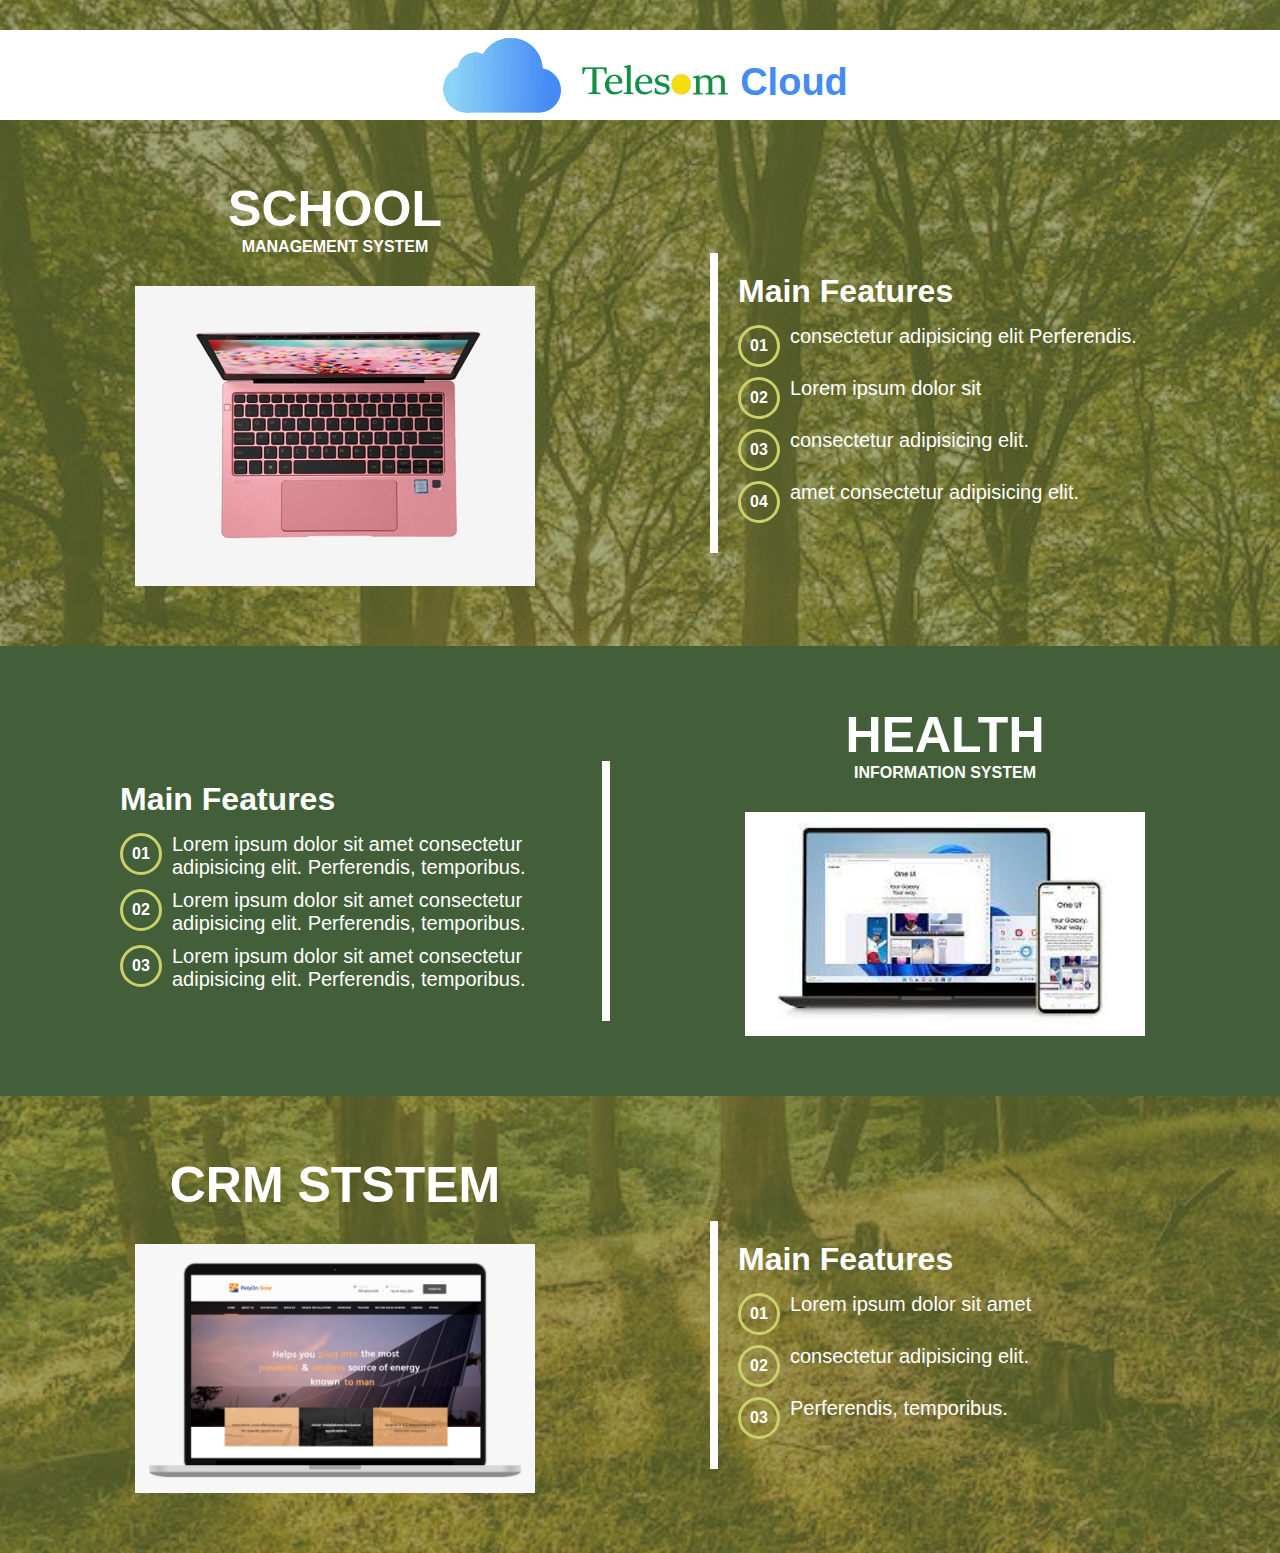
<file: project1/index.html>
<!DOCTYPE html>
<html lang="en">
  <head>
    <meta charset="UTF-8" />
    <meta name="viewport" content="width=device-width, initial-scale=1.0" />
    <title>Html</title>
    <link rel="stylesheet" href="./style.css" />
  </head>
  <body>
    <div class="container">
      <header>
        <img src="./image/cloud.png" alt="logo" class="cloud" />
        <img src="./image/logo.jpg" alt="logo" class="logo" />
        <h1 class="logo-text">Cloud</h1>
      </header>
    </div>

    <div class="main">
      <div class="box ">
        <div class="image">
          <h1>SCHOOL</h1>
          <h4>Management system</h4>
          <img src="./image/laptop.jpg" alt="image" />
        </div>
        <div class="content">
          <div class="features features-1">
            <h1>Main Features</h1>
            <div class="feature">
              <div class="circle">01</div>
              <p>
                consectetur adipisicing elit Perferendis.
              </p>
            </div>
            <div class="feature">
              <div class="circle">02</div>
              <p>
                Lorem ipsum dolor sit
              </p>
            </div>
            <div class="feature">
              <div class="circle">03</div>
              <p>
                consectetur adipisicing elit.
              </p>
            </div>
            <div class="feature">
              <div class="circle">04</div>
              <p>
               amet consectetur adipisicing elit.
              </p>
            </div>
          </div>
        </div>
      </div>

      <div class="box box-2">
        <div class="content">
          <div class="features features-2">
            <h1>Main Features</h1>
            <div class="feature">
              <div class="circle">01</div>
              <p>
                Lorem ipsum dolor sit amet consectetur adipisicing elit.
                Perferendis, temporibus.
              </p>
            </div>
            <div class="feature">
              <div class="circle">02</div>
              <p>
                Lorem ipsum dolor sit amet consectetur adipisicing elit.
                Perferendis, temporibus.
              </p>
            </div>
            <div class="feature">
              <div class="circle">03</div>
              <p>
                Lorem ipsum dolor sit amet consectetur adipisicing elit.
                Perferendis, temporibus.
              </p>
            </div>
          </div>
        </div>
        <div class="image">
          <h1>HEALTH</h1>
          <h4>Information system</h4>
          <img src="./image/h.jfif" alt="image" />
        </div>
      </div>

      <div class="box ">
        <div class="image">
          <h1>CRM STSTEM</h1>
          <h4></h4>
          <img src="./image/crm.png" alt="image" />
        </div>
        <div class="content">
          <div class="features features-1">
            <h1>Main Features</h1>
            <div class="feature">
              <div class="circle">01</div>
              <p>
                Lorem ipsum dolor sit amet
              </p>
            </div>
            <div class="feature">
              <div class="circle">02</div>
              <p>
                consectetur adipisicing elit.
              </p>
            </div>
            <div class="feature">
              <div class="circle">03</div>
              <p>
                Perferendis, temporibus.
              </p>
            </div>
          </div>
        </div>
      </div>
    </div>
  </body>
</html>
</file>
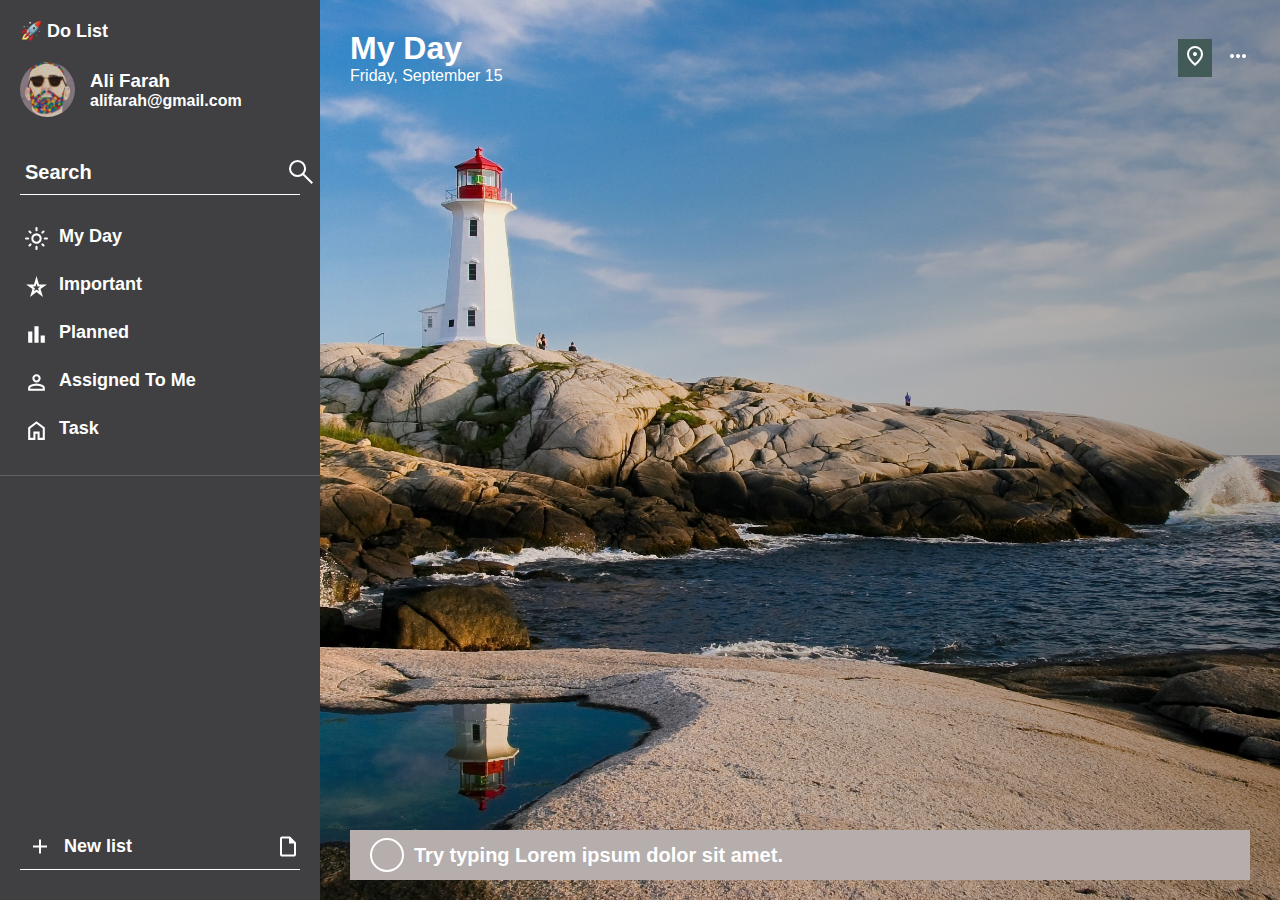
<file: todolist/index.html>
<!DOCTYPE html>
<html lang="en">
  <head>
    <meta charset="UTF-8" />
    <meta name="viewport" content="width=device-width, initial-scale=1.0" />
    <title>Do List</title>
    <link rel="stylesheet" href="./style.css" />
  </head>
  <body>
    <div class="container">
      <div class="side">
        <div class="content">
          <h1 class="title">🚀 Do List</h1>
          <div class="profile padding-20">
            <img src="./images/person.jpg" alt="profile" />
            <div class="info">
              <h3>Ali Farah</h3>
              <p>alifarah@gmail.com</p>
            </div>
          </div>
          <div class="search-box margin-20">
            <input type="text" placeholder="Search" />
            <img src="./images/search.svg" alt="icon" />
          </div>

          <ul class="list">
            <li>
              <span class="item"
                ><img src="./images/day.svg" alt="icon" />
                <span>My Day</span></span
              >
            </li>
            <li>
              <span class="item"
                ><img src="./images/important.svg" alt="icon" />
                <span>Important</span></span
              >
            </li>
            <li>
              <span class="item"
                ><img src="./images/plan.svg" alt="icon" />
                <span>Planned</span></span
              >
            </li>
            <li>
              <span class="item"
                ><img src="./images/assign.svg" alt="icon" />
                <span>Assigned to me</span></span
              >
            </li>
            <li>
              <span class="item"
                ><img src="./images/task.svg" alt="icon" />
                <span>Task</span></span
              >
            </li>
          </ul>
        </div>

        <div class="form">
          <img src="./images/add.svg" alt="icon" />
          <input type="text" placeholder="New list" />
          <img src="./images/file.svg" alt="icon" />
        </div>
      </div>
      <div class="main">
        <div class="header">
          <div class="box">
            <h1>My Day</h1>
            <p>Friday, September 15</p>
          </div>
          <div class="more">
             <div class="location">
              <img src="./images/location.svg" alt="icon">
             </div>
            <img src="./images/more.svg" alt="icon">
          </div>
        </div>
        <footer>
          <div class="circle"></div>
          <input type="text" placeholder="Try typing Lorem ipsum dolor sit amet.">
        </footer>
      </div>
    </div>
  </body>
</html>
</file>
<file: project1/style.css>
* {
  padding: 0;
  margin: 0;
}
body {
  box-sizing: border-box;
  padding: 0;
  margin: 0;
  font-family: 'Segoe UI', Tahoma, Geneva, Verdana, sans-serif;
  background-image: linear-gradient(to bottom, #717f34a5, #717f34a5),
    url('./image/background.jpeg');
  background-size: cover;
  background-position: center;
}
.container {
  padding-top: 30px;
}
header {
  display: flex;
  justify-content: center;
  align-items: center;
  background: #fff;
}

header .cloud {
  width: 140px;
  margin-right: 10px;
}

header .logo {
  width: 150px;
}
header .logo-text {
  color: #458bf4;
  font-size: 38px;
  font-family: sans-serif;
  transform: translateY(8px);
  margin-left: 8px;
}

.box {
  display: flex;
  padding: 30px;
  color: #fff;
  /* background-color: red; */
}

.box-2 {
  background: #435f39;
}

.image {
  width: 50%;
  display: flex;
  flex-direction: column;
  align-items: center;
  padding: 30px;
}
.image h1 {
  font-size: 50px;
  font-weight: bold;
  text-align: center;
  text-align: center;
  text-transform: uppercase;
}
.image h4 {
  text-transform: uppercase;
  text-align: center;
  margin-bottom: 30px;
}
.image img {
  width: 400px;
}
.content {
  width: 50%;
  padding: 30px;
  display: flex;
  align-items: center;
}
.features {
  padding: 20px;
  margin-left: 40px;
  margin-top: 40px;
}

.features-1 {
  border-left: 8px solid #fff;
}
.features-2 {
  border-right: 8px solid #fff;
}

.features h1 {
  margin-bottom: 15px;
}
.feature {
  display: flex;
  margin-bottom: 10px;
}
.feature p {
  font-size: 20px;
}
.feature .circle {
  width: 16px;
  height: 16px;
  display: flex;
  align-items: center;
  justify-content: center;
  border: 3px solid #cad16a;
  padding: 10px;
  border-radius: 50%;
  font-weight: bold;
  margin-right: 10px;
}

.ellipse {
  width: 400px;
  height: 300px;
  background-color: black;
  border-radius: 50%;
  position: absolute;
  right: 0px;
  translate: 100px -100px;
  rotate: 20deg;
  overflow: hidden;
}
</file>
<file: todolist/style.css>
* {
  padding: 0;
  margin: 0;
}
body {
  box-sizing: border-box;
  padding: 0;
  margin: 0;
  font-family: 'Segoe UI', Tahoma, Geneva, Verdana, sans-serif;
}

/* UTIL */
.padding-20 {
    padding: 20px;
}
.margin-20 {
    margin: 20px;
}

/* CONTAINER  */
.container {
  min-height: 100vh;
  display: flex;
}

/* SIDE  */
.side {
  background: #404042;
  width: 320px;
  display: flex;
  flex-direction: column;
  justify-content: space-between;
  color: #fff;
}
.side .title {
    font-size: 18px;
    padding: 0px 20px;
    margin-top: 20px;
}

.content {
  border-bottom: 1px solid rgb(97, 97, 97);
  padding-bottom: 20px;
}

.profile {
  display: flex;
  align-items: center;
  margin-bottom: 20px;
}
.profile img {
  width: 55px;
  height: 55px;
  object-fit: cover;
  border-radius: 50%;
  margin-right: 15px;
}
.profile .info {
  display: flex;
  flex-direction: column;
}
.profile .info p {
  font-weight: bold;
}

/* SEARCH  */
.search-box {
  height: 30px;
  display: flex;
  align-items: center;
  padding-bottom: 7px;
  border-bottom: #fff solid 1px;
}
.search-box input {
  flex: 1;
  color: #fff;
  background: transparent;
  border: none;
  outline: none;
  font-size: 20px;
  padding: 5px;
}

.search-box input:focus {
  border: none;
  outline: none;
}
.search-box img {
  height: 32px;
  transform: translateX(-10px);
}

/* PLACEHODLERS  */
::placeholder {
  color: #fff;
  font-weight: bold;
  opacity: 1; /* Firefox */
}

:-ms-input-placeholder {
  font-weight: bold;
  color: #fff;
}

::-ms-input-placeholder {
  font-weight: bold;
  color: #fff;
}

/* LIST  */
.list {
  display: flex;
  flex-direction: column;
  padding: 0 4px;
}
.list li{
  list-style: none;
  margin-bottom: 2px;
  padding: 8px 0px;
  transition: all 0.5s inherit;
  border-radius: 5px;
}

.list li:hover {
  background: #5D5C5C;

}
.list li .item {
  padding: 0px 15px;
  height: 20px;
  display: flex;
  align-items: center;
  border: 5px solid transparent;
}

.list li .item:hover  {
    border-left: 5px solid #9BB0B8;
}

.list li span img {
  display: block;
  width: 25px;
  margin-right: 10px;
}
.list li span span {
  font-weight: bold;
  font-size: 18px;
  text-transform: capitalize;
  transform: translateY(-2px);
}

.form {
  display: flex;
  padding: 0 8px;
  margin: 20px;
  margin-bottom: 30px;
  border-bottom: #fff solid 1px;
  padding-bottom: 7px;
}
.form input {
  width: 200px;
  color: #fff;
  margin: 0 7px;
  background: transparent;
  border: none;
  outline: none;
  font-size: 18px;
  padding: 5px;
}
.form img {
  width: 30px;
}

/* MAIN  */
.main {
  display: flex;
  flex-direction: column;
  justify-content: space-between;
  min-height: 100vh;
  background-color: blue;
  flex: 1;
  background-image: linear-gradient(
      to left,
      rgba(0, 0, 0, 0.3),
      rgba(0, 0, 0, 0.0)
    ),
    url('./images/background.jpg');

    background-position: center;
    background-size: cover;
  }
.header {
  display: flex;
  justify-content: space-between;
  align-items: center;
  padding: 30px;
  color: #fff;
}
.header .location {
  display: inline-block;
  padding: 5px;
  background: #425B59;
  margin-right: 10px;
}
footer {
  background: #B6AEAC;
  display: flex;
  padding: 8px 20px;
  margin: 20px 30px;
}
footer .circle {
  width: 30px;
  height: 30px;
  border: 2px solid #fff;
  border-radius: 50%;
  margin-right: 10px;
}
footer input {
  background: transparent;
  border: none;
  outline: none;
  font-size: 20px;
  flex: 1;
}
</file>
